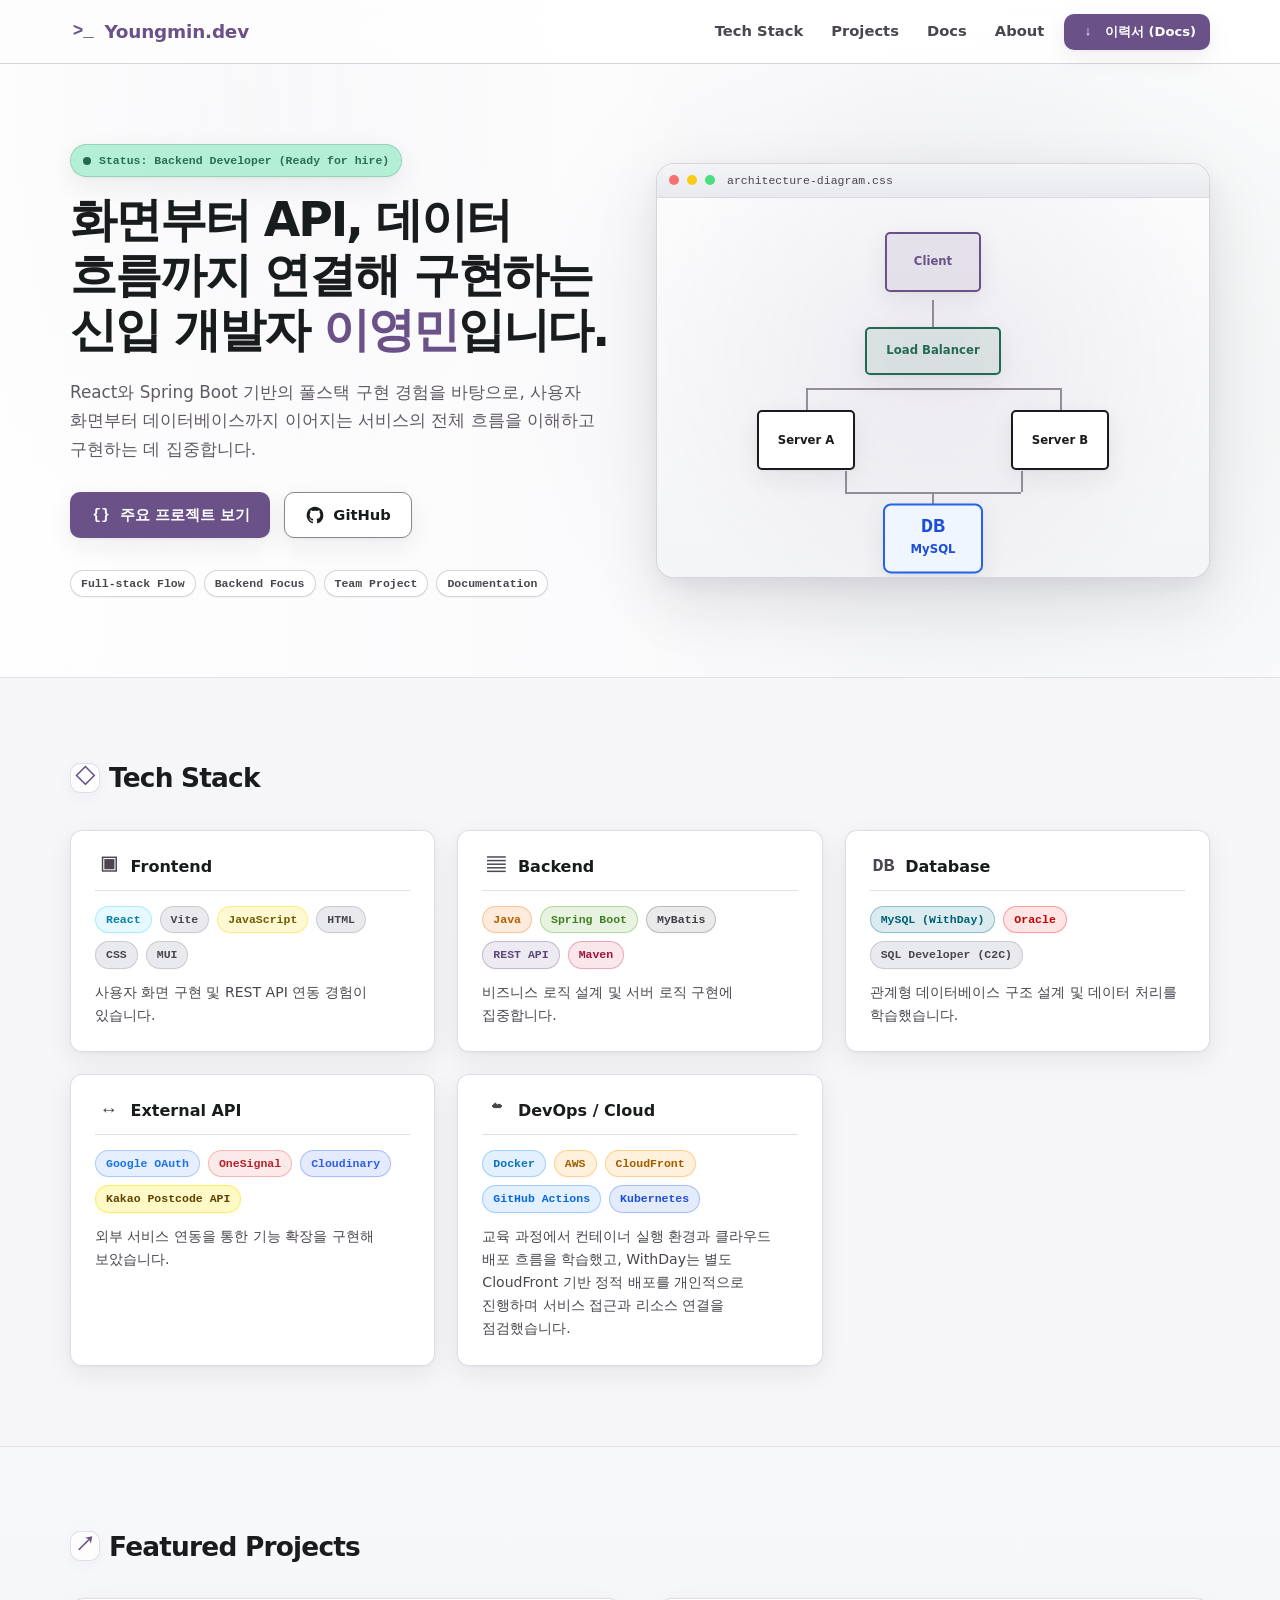
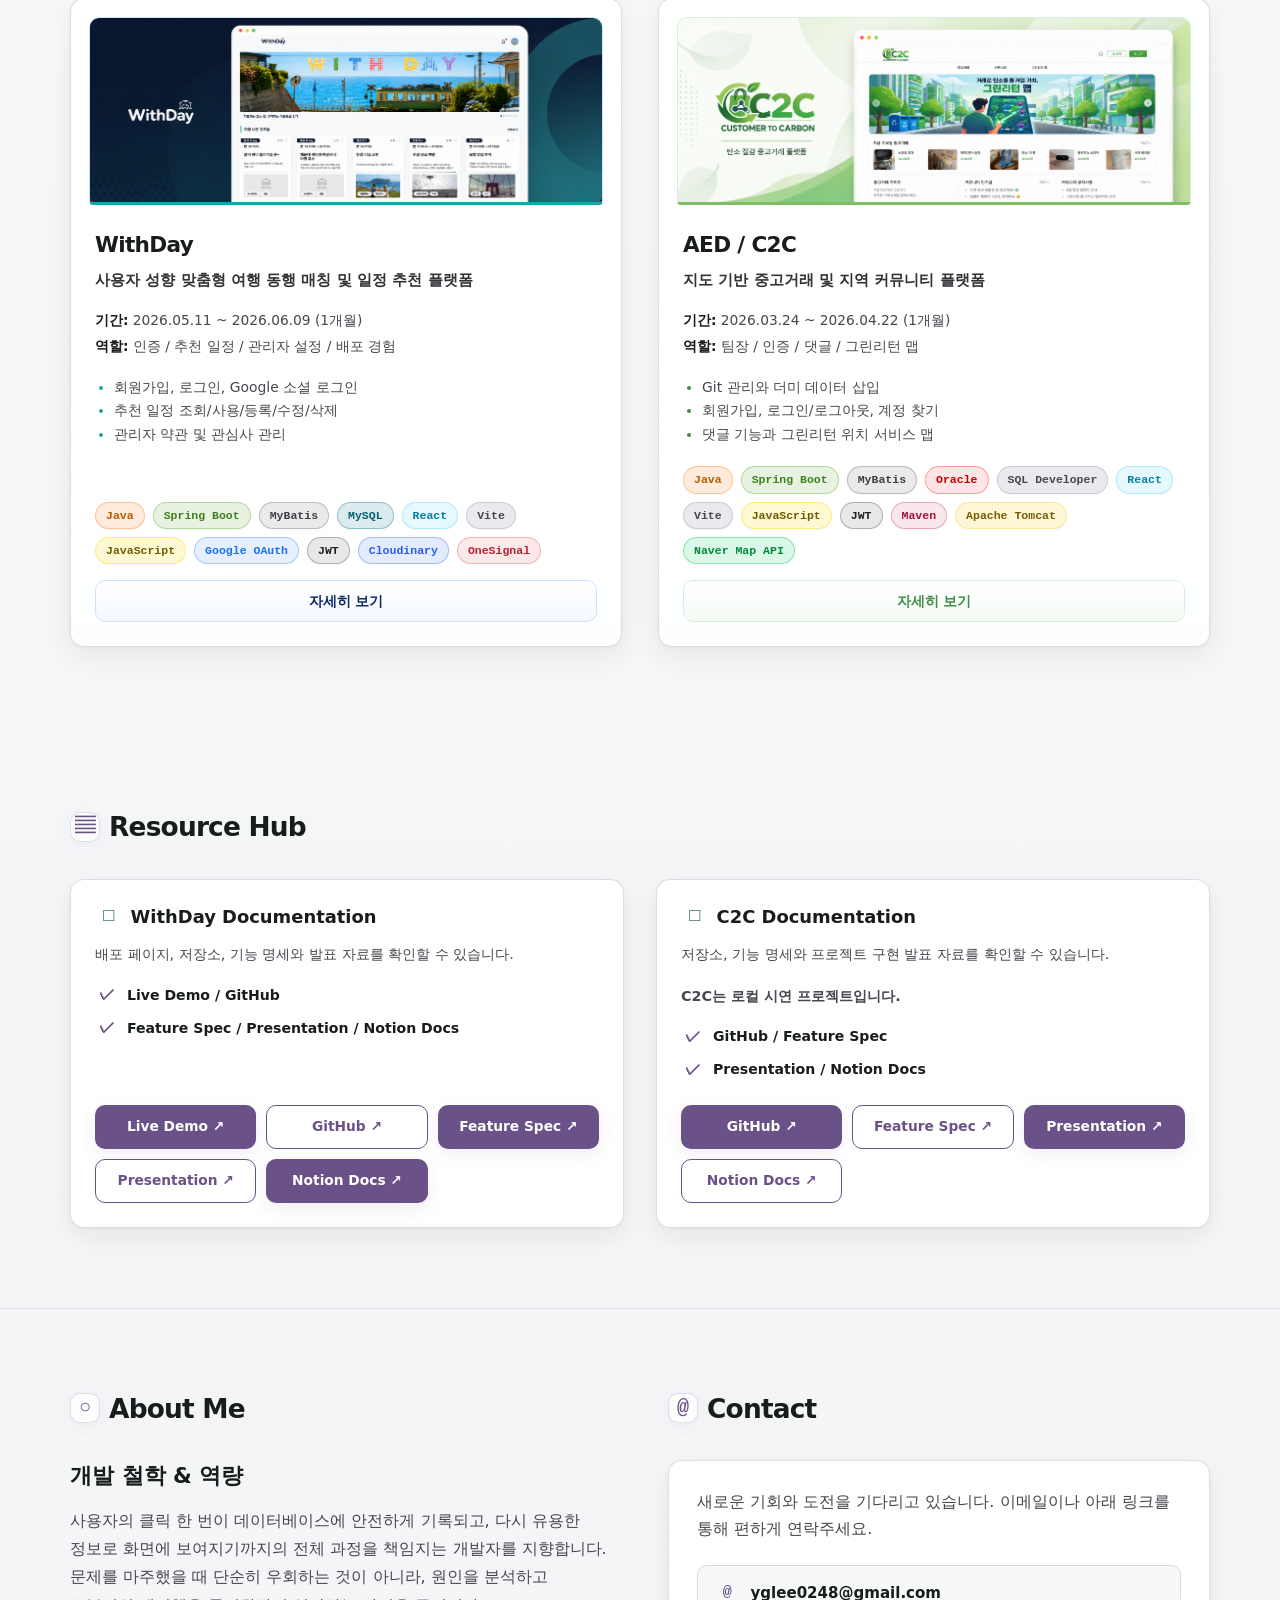
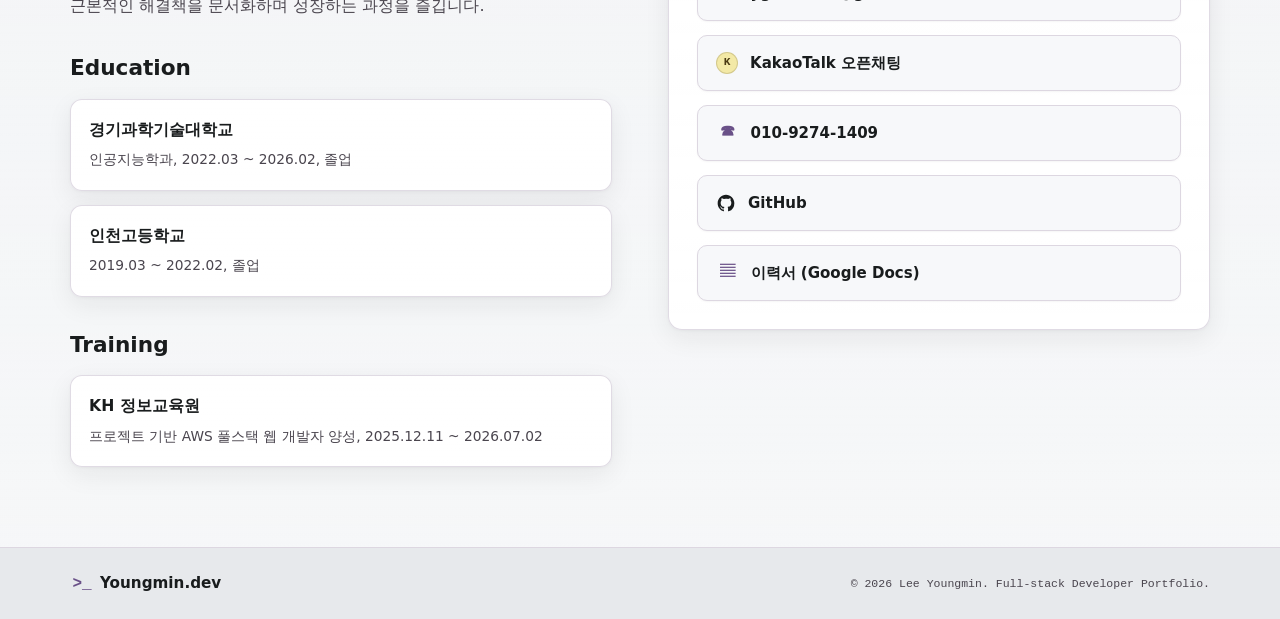
<file: index.html>
<!doctype html>
<html lang="ko">
  <head>
    <meta charset="UTF-8" />
    <meta name="viewport" content="width=device-width, initial-scale=1.0" />
    <title>Youngmin.dev - 신입 백엔드 개발자 포트폴리오</title>
    <link rel="stylesheet" href="style.css" />
  </head>
  <body>
    <header class="site-header" id="navbar">
      <nav class="nav-container" aria-label="주요 메뉴">
        <a class="brand" href="#home" aria-label="홈으로 이동">
          <span class="material-symbols-outlined" aria-hidden="true"
            >terminal</span
          >
          <span>Youngmin.dev</span>
        </a>

        <div class="nav-menu" id="nav-menu">
          <a class="nav-link" href="#tech-stack">Tech Stack</a>
          <a class="nav-link" href="#projects">Projects</a>
          <a class="nav-link" href="#docs">Docs</a>
          <a class="nav-link" href="#about">About</a>
          <a
            class="nav-resume mobile-only"
            href="https://docs.google.com/document/d/1RjBByKCjygeKMrUOcrJ07mDAri6SVy0w/edit"
            target="_blank"
            rel="noopener noreferrer"
          >
            <span class="material-symbols-outlined" aria-hidden="true"
              >download</span
            >
            이력서 (Docs)
          </a>
        </div>

        <div class="nav-actions">
          <a
            class="nav-resume desktop-only"
            href="https://drive.google.com/file/d/1pFpB2_dWwjZFq4-vSfpJyZpOELPOpzYm/view?usp=sharing"
            target="_blank"
            rel="noopener noreferrer"
          >
            <span class="material-symbols-outlined" aria-hidden="true"
              >download</span
            >
            이력서 (Docs)
          </a>
          <button
            class="menu-toggle"
            type="button"
            aria-label="메뉴 열기"
            aria-expanded="false"
            aria-controls="nav-menu"
          >
            <span
              class="material-symbols-outlined menu-open-icon"
              aria-hidden="true"
              >menu</span
            >
            <span
              class="material-symbols-outlined menu-close-icon"
              aria-hidden="true"
              >close</span
            >
          </button>
        </div>
      </nav>
    </header>

    <main>
      <section class="hero section-offset" id="home">
        <div class="container hero-grid">
          <div class="hero-copy">
            <p class="status-badge">
              <span class="pulse-dot" aria-hidden="true"></span>
              Status: Backend Developer (Ready for hire)
            </p>
            <h1>
              화면부터 API, 데이터 흐름까지 연결해 구현하는<br />
              신입 개발자 <span>이영민</span>입니다.
            </h1>
            <p class="hero-description">
              React와 Spring Boot 기반의 풀스택 구현 경험을 바탕으로, 사용자
              화면부터 데이터베이스까지 이어지는 서비스의 전체 흐름을 이해하고
              구현하는 데 집중합니다.
            </p>
            <div class="hero-actions">
              <a class="btn btn-primary" href="#projects">
                <span class="material-symbols-outlined" aria-hidden="true"
                  >code</span
                >
                주요 프로젝트 보기
              </a>
              <a
                class="btn btn-outline"
                href="https://github.com/yglee0248-cyber"
                target="_blank"
                rel="noopener noreferrer"
              >
                <svg aria-hidden="true" viewBox="0 0 24 24" focusable="false">
                  <path
                    fill="currentColor"
                    d="M12 2C6.48 2 2 6.58 2 12.25c0 4.53 2.87 8.37 6.84 9.73.5.1.68-.22.68-.49 0-.24-.01-.88-.01-1.72-2.78.62-3.37-1.37-3.37-1.37-.45-1.19-1.11-1.5-1.11-1.5-.91-.64.07-.63.07-.63 1 .07 1.53 1.06 1.53 1.06.89 1.57 2.34 1.12 2.91.86.09-.66.35-1.12.64-1.38-2.22-.26-4.56-1.14-4.56-5.07 0-1.12.39-2.04 1.03-2.75-.1-.26-.45-1.31.1-2.72 0 0 .84-.28 2.75 1.05A9.28 9.28 0 0 1 12 6.98c.85 0 1.7.12 2.5.35 1.91-1.33 2.75-1.05 2.75-1.05.55 1.41.2 2.46.1 2.72.64.71 1.03 1.63 1.03 2.75 0 3.94-2.34 4.8-4.57 5.06.36.32.68.94.68 1.9 0 1.37-.01 2.48-.01 2.82 0 .27.18.59.69.49A10.17 10.17 0 0 0 22 12.25C22 6.58 17.52 2 12 2Z"
                  />
                </svg>
                GitHub
              </a>
            </div>
            <div class="hero-tags" aria-label="핵심 키워드">
              <span class="tech-tag">Full-stack Flow</span>
              <span class="tech-tag">Backend Focus</span>
              <span class="tech-tag">Team Project</span>
              <span class="tech-tag">Documentation</span>
            </div>
          </div>

          <div class="hero-visual" aria-label="서비스 아키텍처 다이어그램">
            <div class="mockup-window">
              <div class="mockup-header">
                <span class="mockup-dot red"></span>
                <span class="mockup-dot yellow"></span>
                <span class="mockup-dot green"></span>
                <span class="mockup-title">architecture-diagram.css</span>
              </div>
              <div class="diagram">
                <div class="diagram-node client">Client</div>
                <div class="diagram-line line-client"></div>
                <div class="diagram-node balancer">Load Balancer</div>
                <div class="diagram-line line-servers"></div>
                <div class="diagram-line line-server-a"></div>
                <div class="diagram-line line-server-b"></div>
                <div class="diagram-node server server-a">Server A</div>
                <div class="diagram-node server server-b">Server B</div>
                <div class="diagram-line line-db-a"></div>
                <div class="diagram-line line-db-b"></div>
                <div class="diagram-line line-db-join"></div>
                <div class="diagram-line line-db-down"></div>
                <div class="diagram-node database">
                  <span class="material-symbols-outlined" aria-hidden="true"
                    >database</span
                  >
                  <span>MySQL</span>
                </div>
              </div>
            </div>
          </div>
        </div>
      </section>

      <section class="section section-muted" id="tech-stack">
        <div class="container">
          <div class="section-title">
            <span class="material-symbols-outlined" aria-hidden="true"
              >layers</span
            >
            <h2>Tech Stack</h2>
          </div>
          <div class="tech-grid">
            <article class="info-card">
              <h3>
                <span class="material-symbols-outlined" aria-hidden="true"
                  >web</span
                >Frontend
              </h3>
              <div class="tag-row">
                <span class="tech-tag is-react">React</span>
                <span class="tech-tag">Vite</span>
                <span class="tech-tag is-javascript">JavaScript</span>
                <span class="tech-tag">HTML</span>
                <span class="tech-tag">CSS</span>
                <span class="tech-tag">MUI</span>
              </div>
              <p>사용자 화면 구현 및 REST API 연동 경험이 있습니다.</p>
            </article>

            <article class="info-card">
              <h3>
                <span class="material-symbols-outlined" aria-hidden="true"
                  >dns</span
                >Backend
              </h3>
              <div class="tag-row">
                <span class="tech-tag is-java">Java</span>
                <span class="tech-tag is-spring">Spring Boot</span>
                <span class="tech-tag is-mybatis">MyBatis</span>
                <span class="tech-tag is-rest">REST API</span>
                <span class="tech-tag is-maven">Maven</span>
              </div>
              <p>비즈니스 로직 설계 및 서버 로직 구현에 집중합니다.</p>
            </article>

            <article class="info-card">
              <h3>
                <span class="material-symbols-outlined" aria-hidden="true"
                  >database</span
                >Database
              </h3>
              <div class="tag-row">
                <span class="tech-tag is-mysql">MySQL (WithDay)</span>
                <span class="tech-tag is-oracle">Oracle</span>
                <span class="tech-tag">SQL Developer (C2C)</span>
              </div>
              <p>
                관계형 데이터베이스 구조 설계 및 데이터 처리를 학습했습니다.
              </p>
            </article>

            <article class="info-card">
              <h3>
                <span class="material-symbols-outlined" aria-hidden="true"
                  >api</span
                >External API
              </h3>
              <div class="tag-row">
                <span class="tech-tag is-google">Google OAuth</span>
                <span class="tech-tag is-onesignal">OneSignal</span>
                <span class="tech-tag is-cloudinary">Cloudinary</span>
                <span class="tech-tag is-kakao">Kakao Postcode API</span>
              </div>
              <p>외부 서비스 연동을 통한 기능 확장을 구현해 보았습니다.</p>
            </article>

            <article class="info-card">
              <h3>
                <span class="material-symbols-outlined" aria-hidden="true"
                  >cloud</span
                >DevOps / Cloud
              </h3>
              <div class="tag-row">
                <span class="tech-tag is-docker">Docker</span>
                <span class="tech-tag is-aws">AWS</span>
                <span class="tech-tag is-cloudfront">CloudFront</span>
                <span class="tech-tag is-github-actions">GitHub Actions</span>
                <span class="tech-tag is-kubernetes">Kubernetes</span>
              </div>
              <p>
                교육 과정에서 컨테이너 실행 환경과 클라우드 배포 흐름을 학습했고,
                WithDay는 별도 CloudFront 기반 정적 배포를 개인적으로 진행하며 서비스 접근과 리소스 연결을 점검했습니다.
              </p>
            </article>
          </div>
        </div>
      </section>

      <section class="section" id="projects">
        <div class="container">
          <div class="section-title">
            <span class="material-symbols-outlined" aria-hidden="true"
              >rocket_launch</span
            >
            <h2>Featured Projects</h2>
          </div>
          <div class="project-grid">
            <article class="project-card project-card--withday">
              <div class="project-visual withday-visual project-card-image">
                <img
                  src="assets/projects/withday-featured-home.png"
                  alt="WithDay 서비스 홈 화면"
                  loading="lazy"
                />
              </div>
              <div class="project-body">
                <h3>WithDay</h3>
                <p class="project-summary">
                  사용자 성향 맞춤형 여행 동행 매칭 및 일정 추천 플랫폼
                </p>
                <div class="project-meta">
                  <p><strong>기간:</strong> 2026.05.11 ~ 2026.06.09 (1개월)</p>
                  <p>
                    <strong>역할:</strong> 인증 / 추천 일정 / 관리자 설정 / 배포 경험
                  </p>
                </div>
                <ul class="project-list">
                  <li>회원가입, 로그인, Google 소셜 로그인</li>
                  <li>추천 일정 조회/사용/등록/수정/삭제</li>
                  <li>관리자 약관 및 관심사 관리</li>
                </ul>
                <div class="project-footer">
                  <div class="tag-row">
                    <span class="tech-tag is-java">Java</span>
                    <span class="tech-tag is-spring">Spring Boot</span>
                    <span class="tech-tag is-mybatis">MyBatis</span>
                    <span class="tech-tag is-mysql">MySQL</span>
                    <span class="tech-tag is-react">React</span>
                    <span class="tech-tag">Vite</span>
                    <span class="tech-tag is-javascript">JavaScript</span>
                    <span class="tech-tag is-google">Google OAuth</span>
                    <span class="tech-tag is-jwt">JWT</span>
                    <span class="tech-tag is-cloudinary">Cloudinary</span>
                    <span class="tech-tag is-onesignal">OneSignal</span>
                  </div>
                  <button
                    class="detail-btn"
                    type="button"
                    data-project="withday"
                  >
                    자세히 보기
                  </button>
                </div>
              </div>
            </article>

            <article class="project-card project-card--c2c">
              <div class="project-visual c2c-visual project-card-image">
                <img
                  src="assets/projects/c2c-featured-main.png"
                  alt="AED / C2C 서비스 메인 화면"
                  loading="lazy"
                />
              </div>
              <div class="project-body">
                <h3>AED / C2C</h3>
                <p class="project-summary">
                  지도 기반 중고거래 및 지역 커뮤니티 플랫폼
                </p>
                <div class="project-meta">
                  <p><strong>기간:</strong> 2026.03.24 ~ 2026.04.22 (1개월)</p>
                  <p>
                    <strong>역할:</strong> 팀장 / 인증 / 댓글 / 그린리턴 맵
                  </p>
                </div>
                <ul class="project-list">
                  <li>Git 관리와 더미 데이터 삽입</li>
                  <li>회원가입, 로그인/로그아웃, 계정 찾기</li>
                  <li>댓글 기능과 그린리턴 위치 서비스 맵</li>
                </ul>
                <div class="project-footer">
                  <div class="tag-row">
                    <span class="tech-tag is-java">Java</span>
                    <span class="tech-tag is-spring">Spring Boot</span>
                    <span class="tech-tag is-mybatis">MyBatis</span>
                    <span class="tech-tag is-oracle">Oracle</span>
                    <span class="tech-tag">SQL Developer</span>
                    <span class="tech-tag is-react">React</span>
                    <span class="tech-tag">Vite</span>
                    <span class="tech-tag is-javascript">JavaScript</span>
                    <span class="tech-tag is-jwt">JWT</span>
                    <span class="tech-tag is-maven">Maven</span>
                    <span class="tech-tag is-tomcat">Apache Tomcat</span>
                    <span class="tech-tag is-naver">Naver Map API</span>
                  </div>
                  <button class="detail-btn" type="button" data-project="c2c">
                    자세히 보기
                  </button>
                </div>
              </div>
            </article>
          </div>
        </div>
      </section>

      <section class="section" id="docs">
        <div class="container">
          <div class="section-title">
            <span class="material-symbols-outlined" aria-hidden="true"
              >menu_book</span
            >
            <h2>Resource Hub</h2>
          </div>
          <div class="docs-grid">
            <article class="doc-card">
              <h3>
                <span class="material-symbols-outlined" aria-hidden="true"
                  >folder</span
                >WithDay Documentation
              </h3>
              <p>배포 페이지, 저장소, 기능 명세와 발표 자료를 확인할 수 있습니다.</p>
              <ul class="check-list">
                <li>
                  <span class="material-symbols-outlined" aria-hidden="true"
                    >check</span
                  >Live Demo / GitHub
                </li>
                <li>
                  <span class="material-symbols-outlined" aria-hidden="true"
                    >check</span
                  >Feature Spec / Presentation / Notion Docs
                </li>
              </ul>
              <div class="resource-actions">
                <a
                  class="doc-link"
                  href="https://withday-mib.vercel.app/"
                  target="_blank"
                  rel="noopener noreferrer"
                  >Live Demo ↗</a
                >
                <a
                  class="doc-link doc-link-outline"
                  href="https://github.com/yglee0248-cyber/WithDay"
                  target="_blank"
                  rel="noopener noreferrer"
                  >GitHub ↗</a
                >
                <a
                  class="doc-link"
                  href="https://docs.google.com/spreadsheets/d/1gHZzTnMbfF4JPdEuKA3et183TiX5Hg-GC99oTOoOmgc/edit?usp=sharing"
                  target="_blank"
                  rel="noopener noreferrer"
                  >Feature Spec ↗</a
                >
                <a
                  class="doc-link doc-link-outline"
                  href="https://drive.google.com/file/d/1vTlRwhSUPDwK-NX4IWmFJkmoaKs35Ed3/view?usp=sharing"
                  target="_blank"
                  rel="noopener noreferrer"
                  >Presentation ↗</a
                >
                <a
                  class="doc-link"
                  href="https://www.notion.so/0897fc771d5b8208a4ba81a0238853d8"
                  target="_blank"
                  rel="noopener noreferrer"
                  >Notion Docs ↗</a
                >
              </div>
            </article>

            <article class="doc-card">
              <h3>
                <span class="material-symbols-outlined" aria-hidden="true"
                  >folder</span
                >C2C Documentation
              </h3>
              <p>저장소, 기능 명세와 프로젝트 구현 발표 자료를 확인할 수 있습니다.</p>
              <p class="resource-note">C2C는 로컬 시연 프로젝트입니다.</p>
              <ul class="check-list">
                <li>
                  <span class="material-symbols-outlined" aria-hidden="true"
                    >check</span
                  >GitHub / Feature Spec
                </li>
                <li>
                  <span class="material-symbols-outlined" aria-hidden="true"
                    >check</span
                  >Presentation / Notion Docs
                </li>
              </ul>
              <div class="resource-actions">
                <a
                  class="doc-link"
                  href="https://github.com/yglee0248-cyber/C2C"
                  target="_blank"
                  rel="noopener noreferrer"
                  >GitHub ↗</a
                >
                <a
                  class="doc-link doc-link-outline"
                  href="https://docs.google.com/spreadsheets/d/15iBtpN3AsqXZT8KPAhWw4pJlF53TPtDDmZrLUsf9G30/edit?usp=sharing"
                  target="_blank"
                  rel="noopener noreferrer"
                  >Feature Spec ↗</a
                >
                <a
                  class="doc-link"
                  href="https://drive.google.com/file/d/1t0vJfKGYugwYPx0csB0ddk8CUaOWbIWk/view?usp=sharing"
                  target="_blank"
                  rel="noopener noreferrer"
                  >Presentation ↗</a
                >
                <a
                  class="doc-link doc-link-outline"
                  href="https://www.notion.so/C2C-Customer-to-Carbon-3507fc771d5b8015a3f5ed06e27c58e8"
                  target="_blank"
                  rel="noopener noreferrer"
                  >Notion Docs ↗</a
                >
              </div>
            </article>
          </div>
        </div>
      </section>

      <section class="section section-muted about-section" id="about">
        <div class="container about-grid">
          <div>
            <div class="section-title">
              <span class="material-symbols-outlined" aria-hidden="true"
                >person</span
              >
              <h2>About Me</h2>
            </div>
            <div class="about-stack">
              <div>
                <h3>개발 철학 &amp; 역량</h3>
                <p>
                  사용자의 클릭 한 번이 데이터베이스에 안전하게 기록되고, 다시
                  유용한 정보로 화면에 보여지기까지의 전체 과정을 책임지는
                  개발자를 지향합니다. 문제를 마주했을 때 단순히 우회하는 것이
                  아니라, 원인을 분석하고 근본적인 해결책을 문서화하며 성장하는
                  과정을 즐깁니다.
                </p>
              </div>
              <div>
                <h3>Education</h3>
                <div class="education-list">
                  <article class="education-card">
                    <h4>경기과학기술대학교</h4>
                    <p>인공지능학과, 2022.03 ~ 2026.02, 졸업</p>
                  </article>
                  <article class="education-card">
                    <h4>인천고등학교</h4>
                    <p>2019.03 ~ 2022.02, 졸업</p>
                  </article>
                </div>
              </div>
              <div>
                <h3>Training</h3>
                <div class="education-list">
                  <article class="education-card">
                    <h4>KH 정보교육원</h4>
                    <p>
                      프로젝트 기반 AWS 풀스택 웹 개발자 양성,
                      2025.12.11 ~ 2026.07.02
                    </p>
                  </article>
                </div>
              </div>
            </div>
          </div>

          <div>
            <div class="section-title">
              <span class="material-symbols-outlined" aria-hidden="true"
                >connect_without_contact</span
              >
              <h2>Contact</h2>
            </div>
            <div class="contact-card">
              <p>
                새로운 기회와 도전을 기다리고 있습니다. 이메일이나 아래 링크를
                통해 편하게 연락주세요.
              </p>
              <div class="contact-links">
                <a href="mailto:yglee0248@gmail.com">
                  <span class="material-symbols-outlined" aria-hidden="true"
                    >mail</span
                  >
                  yglee0248@gmail.com
                </a>
                <a
                  class="kakao-link"
                  href="https://open.kakao.com/o/sNeQqezi"
                  target="_blank"
                  rel="noopener noreferrer"
                >
                  <span class="kakao-icon" aria-hidden="true">K</span>
                  KakaoTalk 오픈채팅
                </a>
                <a href="tel:01092741409">
                  <span class="material-symbols-outlined" aria-hidden="true"
                    >phone</span
                  >
                  010-9274-1409
                </a>
                <a
                  href="https://github.com/yglee0248-cyber"
                  target="_blank"
                  rel="noopener noreferrer"
                >
                  <svg aria-hidden="true" viewBox="0 0 24 24" focusable="false">
                    <path
                      fill="currentColor"
                      d="M12 2C6.48 2 2 6.58 2 12.25c0 4.53 2.87 8.37 6.84 9.73.5.1.68-.22.68-.49 0-.24-.01-.88-.01-1.72-2.78.62-3.37-1.37-3.37-1.37-.45-1.19-1.11-1.5-1.11-1.5-.91-.64.07-.63.07-.63 1 .07 1.53 1.06 1.53 1.06.89 1.57 2.34 1.12 2.91.86.09-.66.35-1.12.64-1.38-2.22-.26-4.56-1.14-4.56-5.07 0-1.12.39-2.04 1.03-2.75-.1-.26-.45-1.31.1-2.72 0 0 .84-.28 2.75 1.05A9.28 9.28 0 0 1 12 6.98c.85 0 1.7.12 2.5.35 1.91-1.33 2.75-1.05 2.75-1.05.55 1.41.2 2.46.1 2.72.64.71 1.03 1.63 1.03 2.75 0 3.94-2.34 4.8-4.57 5.06.36.32.68.94.68 1.9 0 1.37-.01 2.48-.01 2.82 0 .27.18.59.69.49A10.17 10.17 0 0 0 22 12.25C22 6.58 17.52 2 12 2Z"
                    />
                  </svg>
                  GitHub
                </a>
                <a
                  href="https://drive.google.com/file/d/1pFpB2_dWwjZFq4-vSfpJyZpOELPOpzYm/view?usp=sharing"
                  target="_blank"
                  rel="noopener noreferrer"
                >
                  <span class="material-symbols-outlined" aria-hidden="true"
                    >description</span
                  >
                  이력서 (Google Docs)
                </a>
              </div>
            </div>
          </div>
        </div>
      </section>
    </main>

    <footer class="site-footer">
      <div class="container footer-inner">
        <div class="footer-brand">
          <span class="material-symbols-outlined" aria-hidden="true"
            >terminal</span
          >
          Youngmin.dev
        </div>
        <p>© 2026 Lee Youngmin. Full-stack Developer Portfolio.</p>
      </div>
    </footer>

    <div id="modal-container"></div>
    <script src="script.js"></script>
  </body>
</html>
</file>
<file: style.css>
:root {
  --surface: #f8f9fa;
  --surface-container-lowest: #ffffff;
  --surface-container: #edeeef;
  --surface-container-highest: #e1e3e4;
  --on-surface: #191c1d;
  --on-surface-variant: #4a454e;
  --outline: #7b757f;
  --outline-variant: #ccc4cf;
  --primary: #6a5188;
  --primary-container: #8369a3;
  --on-primary: #ffffff;
  --secondary: #246a52;
  --secondary-container: #a8eecf;
  --on-secondary-container: #296e56;
  --error: #ba1a1a;
  --max-width: 1140px;
  --gutter: 24px;
  --section-padding: 80px;
  --card-radius: 8px;
  --shadow-soft: 0 4px 18px rgba(25, 28, 29, 0.06), 0 1px 3px rgba(25, 28, 29, 0.05);
  --shadow-hover: 0 12px 30px rgba(106, 81, 136, 0.14);
  --nav-height: 64px;
}

* {
  box-sizing: border-box;
}

html {
  scroll-behavior: smooth;
}

body {
  margin: 0;
  min-width: 320px;
  background: var(--surface);
  color: var(--on-surface);
  font-family: "Pretendard Variable", Pretendard, -apple-system, BlinkMacSystemFont, system-ui, Roboto, "Helvetica Neue", "Segoe UI", "Apple SD Gothic Neo", "Noto Sans KR", "Malgun Gothic", sans-serif;
  line-height: 1.5;
  word-break: keep-all;
  overflow-wrap: break-word;
  text-rendering: optimizeLegibility;
}

body.no-scroll {
  overflow: hidden;
}

a {
  color: inherit;
  text-decoration: none;
}

button {
  border: 0;
  font: inherit;
}

svg {
  width: 20px;
  height: 20px;
  flex: 0 0 auto;
}

.material-symbols-outlined {
  width: 1.5em;
  min-width: 1.5em;
  font-family: "JetBrains Mono", ui-monospace, SFMono-Regular, Consolas, monospace;
  font-weight: 800;
  font-style: normal;
  font-size: 1em;
  line-height: 1;
  letter-spacing: 0;
  display: inline-flex;
  align-items: center;
  justify-content: center;
  white-space: nowrap;
  color: currentColor;
  text-transform: none;
}

.material-symbols-outlined.icon-ready {
  font-size: 1em;
}

.container {
  width: min(100% - 40px, var(--max-width));
  margin: 0 auto;
}

.site-header {
  position: fixed;
  inset: 0 0 auto 0;
  z-index: 50;
  height: var(--nav-height);
  background: rgba(248, 249, 250, 0.9);
  border-bottom: 1px solid var(--surface-container-highest);
  backdrop-filter: blur(12px);
  transition: box-shadow 180ms ease, background 180ms ease;
}

.site-header.nav-scrolled {
  background: rgba(255, 255, 255, 0.94);
  box-shadow: 0 6px 20px rgba(25, 28, 29, 0.06);
}

.nav-container {
  width: min(100% - 48px, var(--max-width));
  height: 100%;
  margin: 0 auto;
  display: flex;
  align-items: center;
  justify-content: space-between;
  gap: 20px;
}

.brand,
.nav-resume,
.nav-link,
.menu-toggle,
.btn,
.detail-btn,
.doc-link,
.contact-links a {
  transition: color 180ms ease, border-color 180ms ease, background 180ms ease, box-shadow 180ms ease, transform 180ms ease;
}

.brand {
  display: inline-flex;
  align-items: center;
  gap: 8px;
  color: var(--primary);
  font-size: 1.15rem;
  font-weight: 800;
  white-space: nowrap;
}

.brand .material-symbols-outlined {
  font-size: 1.1rem;
}

.nav-menu {
  display: flex;
  align-items: center;
  gap: 28px;
  margin-left: auto;
}

.nav-link {
  position: relative;
  display: inline-flex;
  align-items: center;
  height: var(--nav-height);
  color: var(--on-surface-variant);
  font-size: 0.92rem;
  font-weight: 600;
  white-space: nowrap;
}

.nav-link::after {
  content: "";
  position: absolute;
  left: 0;
  right: 0;
  bottom: 14px;
  height: 2px;
  background: var(--primary);
  border-radius: 999px;
  transform: scaleX(0);
  transform-origin: center;
  transition: transform 180ms ease;
}

.nav-link:hover,
.nav-link.active {
  color: var(--primary);
}

.nav-link.active::after {
  transform: scaleX(1);
}

.nav-actions {
  display: flex;
  align-items: center;
  gap: 12px;
}

.nav-resume {
  display: inline-flex;
  align-items: center;
  justify-content: center;
  gap: 7px;
  min-height: 36px;
  padding: 0 14px;
  border-radius: 6px;
  background: var(--primary);
  color: var(--on-primary);
  font-size: 0.82rem;
  font-weight: 700;
  box-shadow: var(--shadow-soft);
}

.nav-resume:hover {
  background: #5e477c;
  transform: translateY(-1px);
}


.mobile-only,
.menu-toggle {
  display: none;
}

.menu-toggle {
  width: 42px;
  height: 42px;
  align-items: center;
  justify-content: center;
  border-radius: 8px;
  background: transparent;
  color: var(--on-surface);
  cursor: pointer;
}

.menu-toggle:hover {
  background: var(--surface-container-highest);
}

.menu-close-icon {
  display: none;
}

.menu-toggle.is-open .menu-open-icon {
  display: none;
}

.menu-toggle.is-open .menu-close-icon {
  display: inline-flex;
}

main {
  padding-top: var(--nav-height);
}

.section,
.hero {
  scroll-margin-top: calc(var(--nav-height) + 12px);
}

.hero {
  padding: var(--section-padding) 0;
}

.hero-grid {
  display: grid;
  grid-template-columns: minmax(0, 1fr) minmax(360px, 1fr);
  align-items: center;
  gap: 32px;
}

.hero-copy {
  display: flex;
  flex-direction: column;
  align-items: flex-start;
}

.status-badge {
  display: inline-flex;
  align-items: center;
  gap: 8px;
  margin: 0 0 16px;
  padding: 7px 12px;
  border: 1px solid rgba(36, 106, 82, 0.18);
  border-radius: 6px;
  background: var(--secondary-container);
  color: var(--on-secondary-container);
  box-shadow: var(--shadow-soft);
  font-family: "JetBrains Mono", monospace;
  font-size: 0.72rem;
  font-weight: 600;
  letter-spacing: 0;
}

.pulse-dot {
  width: 8px;
  height: 8px;
  border-radius: 50%;
  background: var(--secondary);
  animation: pulse 1.6s ease-in-out infinite;
}

@keyframes pulse {
  0%,
  100% {
    opacity: 1;
    transform: scale(1);
  }
  50% {
    opacity: 0.5;
    transform: scale(1.25);
  }
}

.hero h1 {
  margin: 0;
  max-width: 680px;
  color: var(--on-surface);
  font-size: clamp(2.2rem, 3.75vw, 2.95rem);
  font-weight: 800;
  line-height: 1.16;
  letter-spacing: 0;
}

.hero h1 span {
  color: var(--primary);
}

.hero-description {
  max-width: 650px;
  margin: 20px 0 0;
  color: var(--on-surface-variant);
  font-size: 1.05rem;
  line-height: 1.72;
}

.hero-actions {
  display: flex;
  flex-wrap: wrap;
  gap: 14px;
  margin-top: 28px;
}

.btn {
  display: inline-flex;
  align-items: center;
  justify-content: center;
  gap: 8px;
  min-height: 46px;
  padding: 0 20px;
  border-radius: 6px;
  font-size: 0.92rem;
  font-weight: 700;
  box-shadow: var(--shadow-soft);
}

.btn:hover {
  transform: translateY(-2px);
  box-shadow: var(--shadow-hover);
}

.btn-primary {
  background: var(--primary);
  color: var(--on-primary);
}

.btn-primary:hover {
  background: #5e477c;
}

.btn-outline {
  border: 1px solid var(--outline);
  background: var(--surface-container-lowest);
  color: var(--on-surface);
}

.btn-outline:hover {
  background: var(--surface-container);
}

.is-disabled {
  cursor: not-allowed;
}

.hero-tags,
.tag-row {
  display: flex;
  flex-wrap: wrap;
  gap: 8px;
}

.hero-tags {
  margin-top: 32px;
}

.tech-tag {
  display: inline-flex;
  align-items: center;
  min-height: 24px;
  padding: 4px 10px;
  border: 1px solid var(--outline-variant);
  border-radius: 999px;
  background: var(--surface-container-highest);
  color: var(--on-surface-variant);
  box-shadow: 0 1px 2px rgba(25, 28, 29, 0.04);
  font-family: "JetBrains Mono", monospace;
  font-size: 0.72rem;
  font-weight: 600;
  letter-spacing: 0;
  white-space: nowrap;
}

.hero-visual {
  min-width: 0;
}

.mockup-window {
  width: 100%;
  aspect-ratio: 4 / 3;
  min-height: 360px;
  overflow: hidden;
  border: 1px solid var(--outline-variant);
  border-radius: 8px;
  background: var(--surface-container-lowest);
  box-shadow: var(--shadow-soft);
  display: flex;
  flex-direction: column;
}

.mockup-header {
  display: flex;
  align-items: center;
  gap: 8px;
  flex: 0 0 34px;
  padding: 0 12px;
  border-bottom: 1px solid var(--outline-variant);
  background: var(--surface-container-highest);
}

.mockup-dot {
  width: 10px;
  height: 10px;
  border-radius: 50%;
}

.mockup-dot.red {
  background: #f87171;
}

.mockup-dot.yellow {
  background: #facc15;
}

.mockup-dot.green {
  background: #4ade80;
}

.mockup-title {
  margin-left: 4px;
  color: var(--on-surface-variant);
  font-family: "JetBrains Mono", monospace;
  font-size: 0.72rem;
  font-weight: 500;
}

.diagram {
  position: relative;
  flex: 1;
  min-height: 0;
  background: var(--surface);
}

.diagram-node {
  position: absolute;
  z-index: 2;
  display: flex;
  align-items: center;
  justify-content: center;
  border-radius: 5px;
  box-shadow: var(--shadow-soft);
  font-size: 0.73rem;
  font-weight: 800;
}

.diagram-node.client {
  top: 9%;
  left: 50%;
  width: 96px;
  height: 60px;
  transform: translateX(-50%);
  border: 2px solid var(--primary);
  background: rgba(106, 81, 136, 0.1);
  color: var(--primary);
}

.diagram-node.balancer {
  top: 34%;
  left: 50%;
  width: 136px;
  height: 48px;
  transform: translateX(-50%);
  border: 2px solid var(--secondary);
  background: rgba(36, 106, 82, 0.1);
  color: var(--secondary);
}

.diagram-node.server {
  top: 56%;
  width: 98px;
  height: 60px;
  border: 2px solid var(--on-surface);
  background: var(--surface-container-lowest);
  color: var(--on-surface);
}

.diagram-node.server-a {
  left: 27%;
  transform: translateX(-50%);
}

.diagram-node.server-b {
  left: 73%;
  transform: translateX(-50%);
}

.diagram-node.database {
  top: 82%;
  left: 50%;
  width: 100px;
  height: 70px;
  transform: translate(-50%, -8%);
  flex-direction: column;
  gap: 4px;
  border: 2px solid #2563eb;
  border-radius: 8px;
  background: #eff6ff;
  color: #1d4ed8;
}

.diagram-node.database .material-symbols-outlined {
  font-size: 1.25rem;
}

.diagram-line {
  position: absolute;
  z-index: 1;
  background: var(--outline);
  opacity: 0.9;
}

.line-client {
  top: 27%;
  left: 50%;
  width: 2px;
  height: 7.5%;
  transform: translateX(-50%);
}

.line-servers {
  top: 50%;
  left: 27%;
  width: 46%;
  height: 2px;
}

.line-server-a,
.line-server-b {
  top: 50%;
  width: 2px;
  height: 6.5%;
}

.line-server-a {
  left: 27%;
}

.line-server-b {
  left: 73%;
}

.line-db-a,
.line-db-b {
  top: 72%;
  width: 2px;
  height: 5.5%;
}

.line-db-a {
  left: 34%;
}

.line-db-b {
  left: 66%;
}

.line-db-join {
  top: 77.5%;
  left: 34%;
  width: 32%;
  height: 2px;
}

.line-db-down {
  top: 77.5%;
  left: 50%;
  width: 2px;
  height: 6%;
  transform: translateX(-50%);
}

.section {
  padding: var(--section-padding) 0;
}

.section-muted {
  background: var(--surface);
  border-top: 1px solid var(--outline-variant);
  border-bottom: 1px solid var(--outline-variant);
}

.section-title {
  display: flex;
  align-items: center;
  gap: 9px;
  margin-bottom: 32px;
}

.section-title .material-symbols-outlined {
  color: var(--primary);
  font-size: 1.65rem;
}

.section-title h2 {
  margin: 0;
  color: var(--on-surface);
  font-size: 1.65rem;
  font-weight: 800;
  letter-spacing: 0;
}

.tech-grid,
.docs-grid {
  display: grid;
  grid-template-columns: repeat(3, minmax(0, 1fr));
  gap: 22px;
}

.info-card,
.project-card,
.doc-card,
.education-card,
.contact-card,
.trouble-detail {
  border: 1px solid var(--outline-variant);
  border-radius: var(--card-radius);
  background: var(--surface-container-lowest);
  box-shadow: var(--shadow-soft);
}

.info-card,
.doc-card,
.education-card {
  padding: 24px;
}

.info-card {
  min-height: 170px;
}


.info-card h3,
.doc-card h3 {
  display: flex;
  align-items: center;
  gap: 8px;
  margin: 0 0 15px;
  padding-bottom: 11px;
  border-bottom: 1px solid var(--outline-variant);
  color: var(--on-surface);
  font-size: 1rem;
  font-weight: 800;
}

.info-card h3 .material-symbols-outlined,
.doc-card h3 .material-symbols-outlined {
  color: var(--on-surface-variant);
  font-size: 1.15rem;
}

.info-card p,
.doc-card p,
.project-summary,
.project-meta,
.project-list,
.about-stack p,
.education-card p,
.contact-card p {
  color: var(--on-surface-variant);
}

.info-card p {
  margin: 12px 0 0;
  font-size: 0.88rem;
  line-height: 1.65;
}

.project-grid {
  display: grid;
  grid-template-columns: repeat(2, minmax(0, 1fr));
  gap: 32px;
}

.project-card {
  overflow: hidden;
  display: flex;
  min-height: 520px;
  flex-direction: column;
}

.project-card:hover {
  border-color: var(--primary);
  box-shadow: var(--shadow-hover);
  transform: translateY(-3px);
}

.project-card--withday,
.project-theme--withday {
  --project-primary: #0f2a5f;
  --project-secondary: #1aa6a6;
  --project-soft: #f4f8ff;
  --project-border: #cfe0ff;
  --project-shadow: rgba(15, 42, 95, 0.12);
}

.project-card--c2c,
.project-theme--c2c {
  --project-primary: #3f8f45;
  --project-secondary: #7fbe63;
  --project-soft: #f4fbf5;
  --project-border: #d7efd8;
  --project-shadow: rgba(63, 143, 69, 0.12);
}

.project-card--withday,
.project-card--c2c {
  border-color: var(--project-border);
}

.project-card--withday:hover,
.project-card--c2c:hover {
  border-color: var(--project-secondary);
  box-shadow: var(--shadow-hover), 0 16px 34px var(--project-shadow);
}

.project-visual {
  position: relative;
  height: 180px;
  margin: 18px 18px 0;
  overflow: hidden;
  border-radius: 6px 6px 0 0;
  border: 1px solid rgba(255, 255, 255, 0.08);
  background-color: #050808;
}

.project-visual::before,
.project-visual::after {
  content: "";
  position: absolute;
  pointer-events: none;
}

.withday-visual {
  background:
    linear-gradient(155deg, rgba(10, 35, 31, 0.9), rgba(3, 8, 7, 1) 54%),
    #050808;
}

.withday-visual::before {
  left: -10%;
  bottom: -34%;
  width: 75%;
  height: 58%;
  border-radius: 50%;
  border-top: 2px solid rgba(117, 247, 252, 0.65);
  box-shadow: 0 -20px 36px rgba(90, 245, 255, 0.35);
  transform: rotate(-5deg);
}

.withday-visual::after {
  left: 0;
  bottom: 0;
  width: 55%;
  height: 18%;
  background: linear-gradient(90deg, rgba(87, 236, 245, 0.8), rgba(87, 236, 245, 0));
  filter: blur(8px);
}

.c2c-visual {
  background:
    radial-gradient(circle at 72% 48%, rgba(54, 214, 238, 0.55), transparent 22%),
    linear-gradient(180deg, rgba(14, 30, 32, 0.35), rgba(1, 4, 5, 1)),
    #030606;
}

.c2c-visual::before {
  right: 17%;
  top: 16%;
  width: 32%;
  height: 96%;
  border: 1px solid rgba(90, 232, 250, 0.72);
  border-radius: 50% 50% 44% 44%;
  box-shadow: inset 0 0 22px rgba(90, 232, 250, 0.42), 0 0 24px rgba(90, 232, 250, 0.28);
  transform: rotate(-10deg);
}

.c2c-visual::after {
  right: 20%;
  top: 17%;
  width: 25%;
  height: 88%;
  background-image:
    linear-gradient(rgba(90, 232, 250, 0.42) 1px, transparent 1px),
    linear-gradient(90deg, rgba(90, 232, 250, 0.32) 1px, transparent 1px);
  background-size: 12px 12px;
  border-radius: 50%;
  opacity: 0.55;
  transform: rotate(-10deg);
}

.project-card-image,
.project-modal-image {
  background: var(--surface-container-highest);
}

.project-card-image::before,
.project-card-image::after,
.project-modal-image::before,
.project-modal-image::after {
  display: none;
}

.project-card-image img,
.project-modal-image img {
  display: block;
  width: 100%;
  height: 100%;
}

.project-card-image img {
  object-fit: cover;
  object-position: center top;
}

.project-card--withday .project-card-image,
.project-card--c2c .project-card-image {
  border-color: var(--project-border);
  border-bottom: 3px solid var(--project-secondary);
  background: var(--project-soft);
}

.project-modal-image {
  display: flex;
  align-items: center;
  justify-content: center;
  padding: 18px;
}

.project-modal-image img {
  object-fit: contain;
  border-radius: 8px;
  background: var(--surface-container-lowest);
}

.project-theme--withday .project-modal-image,
.project-theme--c2c .project-modal-image {
  border-color: var(--project-border);
  background: var(--project-soft);
  box-shadow: inset -1px 0 0 var(--project-border);
}

.project-theme--withday .project-modal-image img,
.project-theme--c2c .project-modal-image img {
  border: 1px solid var(--project-border);
  box-shadow: 0 12px 28px var(--project-shadow);
}

.project-body {
  display: flex;
  flex: 1;
  flex-direction: column;
  padding: 24px;
}

.project-body h3 {
  margin: 0 0 7px;
  color: var(--on-surface);
  font-size: 1.35rem;
  font-weight: 800;
}

.project-summary {
  margin: 0 0 18px;
  font-size: 0.95rem;
  font-weight: 700;
  line-height: 1.55;
}

.project-meta {
  margin-bottom: 14px;
  font-size: 0.86rem;
}

.project-meta p {
  margin: 0 0 5px;
}

.project-list {
  margin: 0 0 20px;
  padding-left: 19px;
  font-size: 0.87rem;
  line-height: 1.7;
}

.project-footer {
  margin-top: auto;
}

.detail-btn {
  width: 100%;
  min-height: 42px;
  margin-top: 16px;
  border: 1px solid var(--primary);
  border-radius: 6px;
  background: var(--surface-container-lowest);
  color: var(--primary);
  font-size: 0.88rem;
  font-weight: 800;
  cursor: pointer;
}

.detail-btn:hover {
  background: rgba(106, 81, 136, 0.08);
}

.project-card--withday .detail-btn,
.project-card--c2c .detail-btn {
  border-color: var(--project-border);
  color: var(--project-primary);
}

.project-card--withday .detail-btn:hover,
.project-card--c2c .detail-btn:hover {
  border-color: var(--project-secondary);
  background: var(--project-soft);
  color: var(--project-primary);
}

.detail-btn.compact {
  width: auto;
  min-width: 150px;
  margin-top: 0;
  padding: 0 18px;
}

.notice-card {
  display: grid;
  gap: 22px;
  border: 1px solid var(--outline-variant);
  border-radius: var(--card-radius);
  background: var(--surface-container-lowest);
  box-shadow: var(--shadow-soft);
  padding: 28px;
}

.notice-card p {
  margin: 0;
  color: var(--on-surface-variant);
  font-size: 1rem;
  line-height: 1.7;
}

.notice-card strong {
  color: var(--primary);
}

.notice-actions {
  display: flex;
  flex-wrap: wrap;
  gap: 12px;
  justify-content: flex-end;
}

.trouble-summary-grid {
  display: grid;
  grid-template-columns: repeat(2, minmax(0, 1fr));
  gap: 18px;
}

.trouble-summary-card {
  border: 1px solid var(--outline-variant);
  border-radius: 8px;
  background: var(--surface);
  padding: 20px;
}

.trouble-summary-card h3 {
  margin: 0 0 12px;
  color: var(--on-surface);
  font-size: 1rem;
  font-weight: 800;
}

.trouble-summary-card ul {
  display: grid;
  gap: 9px;
  margin: 0;
  padding: 0;
  list-style: none;
}

.trouble-summary-card li {
  position: relative;
  padding-left: 18px;
  color: var(--on-surface-variant);
  font-size: 0.9rem;
  line-height: 1.55;
}

.trouble-summary-card li::before {
  content: "✓";
  position: absolute;
  left: 0;
  color: var(--primary);
  font-weight: 800;
}

.trouble-layout {
  display: grid;
  grid-template-columns: minmax(260px, 0.82fr) minmax(0, 1.8fr);
  gap: 28px;
  align-items: stretch;
}

.tab-list {
  display: grid;
  grid-template-columns: repeat(2, minmax(0, 1fr));
  gap: 8px;
  margin-bottom: 16px;
  padding-bottom: 8px;
  border-bottom: 1px solid var(--outline-variant);
}

.tab-btn {
  min-height: 42px;
  border: 1px solid var(--outline-variant);
  border-bottom: 0;
  border-radius: 6px 6px 0 0;
  background: var(--surface-container-highest);
  color: var(--on-surface-variant);
  cursor: pointer;
  font-family: "JetBrains Mono", monospace;
  font-size: 0.78rem;
  font-weight: 700;
  letter-spacing: 0;
}

.tab-btn.active {
  border-color: var(--primary);
  background: var(--primary);
  color: var(--on-primary);
}

.trouble-list {
  display: grid;
  gap: 10px;
}

.trouble-item {
  width: 100%;
  min-height: 44px;
  padding: 12px 14px;
  border: 1px solid var(--outline-variant);
  border-radius: 6px;
  background: var(--surface-container-lowest);
  color: var(--on-surface-variant);
  box-shadow: var(--shadow-soft);
  cursor: pointer;
  text-align: left;
  font-size: 0.85rem;
  font-weight: 700;
}

.trouble-item:hover,
.trouble-item.active {
  border-color: var(--primary);
  background: rgba(106, 81, 136, 0.09);
  color: var(--primary);
}

.trouble-detail {
  min-height: 420px;
  padding: 28px;
}

.trouble-detail h3 {
  margin: 0 0 22px;
  padding-bottom: 18px;
  border-bottom: 1px solid var(--outline-variant);
  color: var(--on-surface);
  font-size: 1.45rem;
  line-height: 1.35;
}

.detail-stack {
  display: grid;
  gap: 16px;
}

.detail-box {
  padding: 16px;
  border: 1px solid var(--outline-variant);
  border-radius: 7px;
  background: var(--surface);
}

.detail-box h4 {
  display: flex;
  align-items: center;
  gap: 8px;
  margin: 0 0 8px;
  font-family: "JetBrains Mono", monospace;
  font-size: 0.8rem;
  letter-spacing: 0;
}

.detail-box p,
.detail-box li {
  color: var(--on-surface-variant);
  font-size: 0.88rem;
  line-height: 1.65;
}

.detail-box p {
  margin: 0;
}

.detail-box ul {
  display: grid;
  gap: 8px;
  margin: 0;
  padding: 0;
  list-style: none;
}

.detail-box li {
  display: flex;
  align-items: flex-start;
  gap: 8px;
}

.detail-box.problem h4 {
  color: var(--error);
}

.detail-box.cause h4 {
  color: #c2410c;
}

.detail-box.solution h4,
.detail-box.solution .material-symbols-outlined {
  color: #16a34a;
}

.detail-bottom {
  display: grid;
  grid-template-columns: repeat(2, minmax(0, 1fr));
  gap: 16px;
}

.detail-box.result {
  border-color: rgba(106, 81, 136, 0.2);
  background: rgba(106, 81, 136, 0.06);
}

.detail-box.result h4,
.detail-box.result p,
.detail-box.lesson h4 {
  color: var(--primary);
}

.docs-grid {
  grid-template-columns: repeat(2, minmax(0, 1fr));
  gap: 32px;
}

.doc-card {
  display: flex;
  flex-direction: column;
  min-height: 300px;
}

.doc-card h3 {
  border-bottom: 0;
  padding-bottom: 0;
  margin-bottom: 12px;
  font-size: 1.12rem;
}

.doc-card h3 .material-symbols-outlined {
  color: var(--secondary);
}

.doc-card p {
  margin: 0 0 18px;
  font-size: 0.9rem;
  line-height: 1.65;
}

.check-list {
  display: grid;
  gap: 12px;
  margin: 0 0 24px;
  padding: 0;
  list-style: none;
}

.check-list li {
  display: flex;
  align-items: center;
  gap: 8px;
  color: var(--on-surface);
  font-size: 0.88rem;
  font-weight: 700;
}

.check-list .material-symbols-outlined {
  color: var(--primary);
  font-size: 1rem;
}

.doc-link {
  display: inline-flex;
  align-items: center;
  justify-content: center;
  min-height: 44px;
  margin-top: auto;
  border: 0;
  border-radius: 6px;
  background: var(--primary);
  color: var(--on-primary);
  font-size: 0.86rem;
  font-weight: 800;
  cursor: pointer;
}

.doc-link:hover {
  background: #5e477c;
  transform: translateY(-1px);
}

.doc-link-outline {
  border: 1px solid var(--primary);
  background: var(--surface-container-lowest);
  color: var(--primary);
}

.doc-link-outline:hover {
  background: rgba(106, 81, 136, 0.08);
}

.resource-actions {
  display: grid;
  grid-template-columns: repeat(auto-fit, minmax(136px, 1fr));
  gap: 12px;
  margin-top: auto;
}

.resource-note {
  margin-top: -8px;
  color: var(--primary);
  font-size: 0.84rem;
  font-weight: 700;
}

.about-section {
  border-bottom: 0;
}

.about-grid {
  display: grid;
  grid-template-columns: repeat(2, minmax(0, 1fr));
  gap: 56px;
}

.about-stack {
  display: grid;
  gap: 32px;
}

.about-stack h3 {
  margin: 0 0 14px;
  color: var(--on-surface);
  font-size: 1.35rem;
  font-weight: 800;
}

.about-stack p {
  margin: 0;
  font-size: 1rem;
  line-height: 1.78;
}

.education-list {
  display: grid;
  gap: 14px;
}

.education-card {
  padding: 18px;
}

.education-card h4 {
  margin: 0 0 6px;
  font-size: 0.98rem;
}

.education-card p {
  font-size: 0.86rem;
}

.contact-card {
  padding: 28px;
}

.contact-card p {
  margin: 0 0 22px;
  line-height: 1.68;
}

.contact-links {
  display: grid;
  gap: 14px;
}

.contact-links a {
  display: flex;
  align-items: center;
  gap: 12px;
  min-height: 56px;
  padding: 14px 18px;
  border: 1px solid var(--outline-variant);
  border-radius: 7px;
  background: var(--surface);
  color: var(--on-surface);
  box-shadow: 0 1px 2px rgba(25, 28, 29, 0.04);
  font-size: 0.94rem;
  font-weight: 700;
}

.contact-links a:hover {
  border-color: var(--primary);
  background: rgba(106, 81, 136, 0.06);
}

.contact-links .material-symbols-outlined {
  color: var(--primary);
}

.kakao-link .kakao-icon {
  display: inline-flex;
  align-items: center;
  justify-content: center;
  flex: 0 0 auto;
  width: 22px;
  height: 22px;
  border-radius: 50%;
  background: #f3e9a6;
  color: #4a3a12;
  border: 1px solid rgba(74, 58, 18, 0.18);
  font-family: "JetBrains Mono", ui-monospace, SFMono-Regular, Consolas, monospace;
  font-size: 0.7rem;
  font-weight: 900;
  line-height: 1;
  box-shadow: none;
  transition: transform 180ms ease, background 180ms ease;
}

.kakao-link:hover .kakao-icon,
.kakao-link:focus-visible .kakao-icon {
  background: #eadf91;
  transform: translateY(-1px);
}

.contact-links .disabled-link {
  cursor: not-allowed;
  opacity: 0.55;
}

.site-footer {
  border-top: 1px solid var(--outline-variant);
  background: var(--surface-container-highest);
  padding: 24px 0;
}

.footer-inner {
  display: flex;
  align-items: center;
  justify-content: space-between;
  gap: 16px;
}

.footer-brand {
  display: inline-flex;
  align-items: center;
  gap: 6px;
  color: var(--on-surface);
  font-size: 0.95rem;
  font-weight: 800;
}

.footer-brand .material-symbols-outlined {
  color: var(--primary);
  font-size: 1rem;
}

.site-footer p {
  margin: 0;
  color: var(--on-surface-variant);
  font-family: "JetBrains Mono", monospace;
  font-size: 0.72rem;
}

.modal {
  position: fixed;
  inset: 0;
  z-index: 100;
  display: flex;
  align-items: center;
  justify-content: center;
  padding: 24px;
  background: rgba(25, 28, 29, 0.42);
  backdrop-filter: blur(5px);
}

.modal-content {
  position: relative;
  width: min(100%, 1080px);
  max-height: 90vh;
  overflow: hidden;
  display: grid;
  grid-template-columns: minmax(280px, 0.7fr) minmax(0, 1.3fr);
  border: 1px solid var(--outline-variant);
  border-radius: 12px;
  background: var(--surface-container-lowest);
  box-shadow: 0 24px 70px rgba(25, 28, 29, 0.22);
  animation: modal-enter 180ms ease both;
}

@keyframes modal-enter {
  from {
    opacity: 0;
    transform: translateY(12px);
  }
  to {
    opacity: 1;
    transform: translateY(0);
  }
}

.modal-visual {
  min-height: 100%;
  border-radius: 12px 0 0 12px;
  margin: 0;
}

.modal-body {
  position: relative;
  display: flex;
  flex-direction: column;
  max-height: 90vh;
  overflow-y: auto;
  padding: 34px;
}

.modal-close {
  position: absolute;
  top: 16px;
  right: 16px;
  width: 40px;
  height: 40px;
  border-radius: 8px;
  background: transparent;
  color: var(--outline);
  cursor: pointer;
}

.modal-close:hover {
  background: var(--surface-container-highest);
  color: var(--on-surface);
}

.modal-body h3 {
  margin: 6px 42px 10px 0;
  color: var(--on-surface);
  font-size: 1.45rem;
  line-height: 1.35;
}

.modal-kicker {
  margin: 0 0 4px;
  color: var(--primary);
  font-family: "JetBrains Mono", monospace;
  font-size: 0.78rem;
  font-weight: 800;
}

.modal-overview {
  margin: 0 0 22px;
  color: var(--on-surface-variant);
  font-size: 0.95rem;
  line-height: 1.75;
}

.modal-period {
  margin: 0 0 22px;
  color: var(--on-surface-variant);
  font-size: 0.88rem;
  font-weight: 700;
}

.modal-role {
  margin-bottom: 22px;
  padding: 16px;
  border-left: 4px solid var(--primary);
  border-radius: 7px;
  background: rgba(106, 81, 136, 0.07);
}

.modal-role h4,
.modal-section h4 {
  display: flex;
  align-items: center;
  gap: 8px;
  margin: 0 0 9px;
  color: var(--primary);
  font-size: 0.95rem;
}

.modal-role p,
.modal-section li {
  color: var(--on-surface-variant);
  font-size: 0.9rem;
}

.modal-role p {
  margin: 0;
  font-weight: 800;
}

.modal-meta-grid {
  display: grid;
  grid-template-columns: repeat(3, minmax(0, 1fr));
  gap: 10px;
  margin-bottom: 24px;
}

.modal-meta-item {
  padding: 14px;
  border: 1px solid var(--outline-variant);
  border-radius: 7px;
  background: var(--surface);
}

.modal-meta-item span {
  display: block;
  margin-bottom: 6px;
  color: var(--primary);
  font-family: "JetBrains Mono", monospace;
  font-size: 0.72rem;
  font-weight: 800;
}

.modal-meta-item strong {
  color: var(--on-surface);
  font-size: 0.88rem;
  line-height: 1.45;
}

.modal-section {
  margin-bottom: 22px;
}

.modal-section h4 {
  color: var(--on-surface);
}

.modal-section ul {
  margin: 0;
  padding-left: 18px;
  line-height: 1.7;
}

.modal-list,
.modal-list-grid {
  display: grid;
  gap: 8px;
  margin: 0;
  padding: 0;
  list-style: none;
}

.modal-list-grid {
  grid-template-columns: repeat(2, minmax(0, 1fr));
}

.modal-list li,
.modal-list-grid li {
  position: relative;
  padding-left: 18px;
}

.modal-list li::before,
.modal-list-grid li::before {
  content: "✓";
  position: absolute;
  left: 0;
  color: var(--primary);
  font-weight: 800;
}

.modal-trouble-list {
  display: grid;
  gap: 14px;
}

.modal-trouble-card {
  padding: 18px;
  border: 1px solid var(--outline-variant);
  border-radius: 8px;
  background: var(--surface);
}

.modal-trouble-card h5 {
  margin: 0 0 14px;
  color: var(--on-surface);
  font-size: 1rem;
  font-weight: 800;
}

.trouble-row {
  display: grid;
  grid-template-columns: 92px minmax(0, 1fr);
  gap: 12px;
  padding: 10px 0;
  border-top: 1px solid rgba(204, 196, 207, 0.7);
}

.trouble-row strong {
  color: var(--primary);
  font-family: "JetBrains Mono", monospace;
  font-size: 0.75rem;
}

.trouble-row p {
  margin: 0;
  color: var(--on-surface-variant);
  font-size: 0.87rem;
  line-height: 1.65;
}

.modal-link-grid {
  display: grid;
  grid-template-columns: repeat(5, minmax(0, 1fr));
  gap: 10px;
}

.modal-link {
  display: inline-flex;
  flex-direction: column;
  align-items: center;
  justify-content: center;
  gap: 4px;
  min-height: 58px;
  padding: 10px;
  border: 1px solid var(--primary);
  border-radius: 6px;
  background: var(--primary);
  color: var(--on-primary);
  text-align: center;
  font-size: 0.82rem;
  font-weight: 800;
}

.modal-link small {
  color: rgba(255, 255, 255, 0.82);
  font-size: 0.68rem;
  font-weight: 700;
}

.modal-link.is-disabled {
  border-color: var(--outline-variant);
  background: var(--surface-container-highest);
  color: var(--on-surface-variant);
  cursor: not-allowed;
}

.modal-link.is-disabled small {
  color: var(--outline);
}

.project-theme--withday .modal-kicker,
.project-theme--c2c .modal-kicker {
  color: var(--project-secondary);
}

.project-theme--withday .modal-meta-item,
.project-theme--c2c .modal-meta-item {
  border-color: var(--project-border);
  background: var(--project-soft);
}

.project-theme--withday .modal-meta-item span,
.project-theme--c2c .modal-meta-item span {
  color: var(--project-primary);
}

.project-theme--withday .modal-section h4,
.project-theme--c2c .modal-section h4 {
  padding-bottom: 8px;
  border-bottom: 1px solid var(--project-border);
}

.project-theme--withday .modal-section h4 .material-symbols-outlined,
.project-theme--c2c .modal-section h4 .material-symbols-outlined,
.project-theme--withday .modal-list li::before,
.project-theme--withday .modal-list-grid li::before,
.project-theme--c2c .modal-list li::before,
.project-theme--c2c .modal-list-grid li::before {
  color: var(--project-secondary);
}

.project-theme--withday .modal-trouble-card,
.project-theme--c2c .modal-trouble-card {
  border-left: 3px solid var(--project-secondary);
}

.project-theme--withday .trouble-row strong,
.project-theme--c2c .trouble-row strong {
  color: var(--project-primary);
}

.project-theme--withday .modal-link:not(.is-disabled),
.project-theme--c2c .modal-link:not(.is-disabled) {
  border-color: var(--project-border);
  background: var(--project-soft);
  color: var(--project-primary);
}

.project-theme--withday .modal-link:not(.is-disabled):first-child,
.project-theme--c2c .modal-link:not(.is-disabled):first-child {
  border-color: var(--project-primary);
  background: var(--project-primary);
  color: #ffffff;
}

.project-theme--withday .modal-link:not(.is-disabled):hover,
.project-theme--c2c .modal-link:not(.is-disabled):hover {
  border-color: var(--project-secondary);
  background: var(--project-secondary);
  color: #ffffff;
}

@media (max-width: 1024px) {
  .hero-grid {
    grid-template-columns: 1fr;
  }

  .hero-copy {
    max-width: 760px;
  }

  .hero-visual {
    width: min(100%, 700px);
    margin: 0 auto;
  }

  .tech-grid {
    grid-template-columns: repeat(2, minmax(0, 1fr));
  }

  .about-grid {
    grid-template-columns: 1fr;
  }

  .modal-link-grid {
    grid-template-columns: repeat(3, minmax(0, 1fr));
  }
}

@media (max-width: 820px) {
  :root {
    --section-padding: 64px;
  }

  .container,
  .nav-container {
    width: min(100% - 40px, var(--max-width));
  }

  .desktop-only {
    display: none;
  }

  .mobile-only {
    display: inline-flex;
  }

  .menu-toggle {
    display: inline-flex;
  }

  .nav-menu {
    position: fixed;
    top: var(--nav-height);
    left: 0;
    right: 0;
    display: grid;
    gap: 4px;
    padding: 14px 20px 20px;
    border-bottom: 1px solid var(--outline-variant);
    background: rgba(255, 255, 255, 0.97);
    box-shadow: 0 18px 28px rgba(25, 28, 29, 0.08);
    transform: translateY(-120%);
    opacity: 0;
    pointer-events: none;
    transition: transform 180ms ease, opacity 180ms ease;
  }

  .nav-menu.is-open {
    transform: translateY(0);
    opacity: 1;
    pointer-events: auto;
  }

  .nav-link {
    height: auto;
    min-height: 44px;
    padding: 8px 2px;
  }

  .nav-link::after {
    bottom: 5px;
    width: 48px;
    right: auto;
  }

  .nav-resume.mobile-only {
    width: 100%;
    margin-top: 8px;
  }

  .project-grid,
  .docs-grid,
  .detail-bottom {
    grid-template-columns: 1fr;
  }

  .project-card {
    min-height: auto;
  }

  .mockup-window {
    min-height: 330px;
  }

  .modal-content {
    grid-template-columns: 1fr;
    overflow-y: auto;
  }

  .modal-visual {
    min-height: 240px;
    border-radius: 12px 12px 0 0;
  }

  .modal-body {
    max-height: none;
    overflow: visible;
  }

  .modal-meta-grid,
  .modal-list-grid {
    grid-template-columns: 1fr;
  }

  .notice-card {
    align-items: stretch;
  }

  .notice-actions {
    justify-content: flex-start;
  }

  .trouble-summary-grid,
  .resource-actions {
    grid-template-columns: 1fr;
  }
}

@media (max-width: 560px) {
  :root {
    --section-padding: 54px;
  }

  .container,
  .nav-container {
    width: min(100% - 32px, var(--max-width));
  }

  .brand {
    font-size: 1rem;
  }

  .hero {
    padding-top: 56px;
  }

  .hero h1 {
    font-size: 2.05rem;
  }

  .hero h1 br {
    display: none;
  }

  .hero-description {
    font-size: 0.98rem;
  }

  .hero-actions,
  .hero-actions .btn {
    width: 100%;
  }

  .mockup-window {
    min-height: 300px;
  }

  .diagram-node.client,
  .diagram-node.server,
  .diagram-node.database {
    width: 84px;
  }

  .diagram-node.balancer {
    width: 118px;
    font-size: 0.65rem;
  }

  .diagram-node.server-a {
    left: 25%;
  }

  .diagram-node.server-b {
    left: 75%;
  }

  .line-servers {
    left: 25%;
    width: 50%;
  }

  .line-server-a {
    left: 25%;
  }

  .line-server-b {
    left: 75%;
  }

  .tech-grid {
    grid-template-columns: 1fr;
  }


  .section-title {
    margin-bottom: 24px;
  }

  .section-title h2 {
    font-size: 1.45rem;
  }

  .project-visual {
    height: 150px;
    margin: 14px 14px 0;
  }

  .project-body,
  .info-card,
  .doc-card,
  .contact-card,
  .trouble-detail,
  .notice-card {
    padding: 20px;
  }

  .trouble-detail h3 {
    font-size: 1.2rem;
  }

  .tab-list {
    grid-template-columns: 1fr;
  }

  .tab-btn {
    border-bottom: 1px solid var(--outline-variant);
    border-radius: 6px;
  }

  .footer-inner {
    align-items: flex-start;
    flex-direction: column;
  }

  .modal {
    padding: 14px;
  }

  .modal-body {
    padding: 24px 20px;
  }

  .modal-body h3 {
    margin-top: 28px;
    font-size: 1.22rem;
  }

  .modal-link-grid {
    grid-template-columns: 1fr;
  }

  .trouble-row {
    grid-template-columns: 1fr;
    gap: 4px;
  }

  .detail-btn.compact {
    width: 100%;
  }
}

/* Featured Project 핵심 기술 태그 */
.project-card .tech-tag.is-react,
.project-modal-content .tech-tag.is-react {
  background: rgba(97, 218, 251, 0.16);
  border-color: rgba(97, 218, 251, 0.42);
  color: #087ea4;
}

.project-card .tech-tag.is-spring,
.project-modal-content .tech-tag.is-spring {
  background: rgba(109, 179, 63, 0.16);
  border-color: rgba(109, 179, 63, 0.42);
  color: #3f7f21;
}

.project-modal-content .tech-tag.is-mybatis {
  background: rgba(82, 82, 91, 0.12);
  border-color: rgba(82, 82, 91, 0.28);
  color: #3f3f46;
}

.project-card .tech-tag.is-mysql,
.project-modal-content .tech-tag.is-mysql {
  background: rgba(0, 117, 143, 0.14);
  border-color: rgba(0, 117, 143, 0.36);
  color: #005f73;
}

.project-card .tech-tag.is-google,
.project-modal-content .tech-tag.is-google {
  background: rgba(66, 133, 244, 0.13);
  border-color: rgba(66, 133, 244, 0.35);
  color: #1a73e8;
}

.project-card .tech-tag.is-jwt,
.project-modal-content .tech-tag.is-jwt {
  background: rgba(35, 31, 32, 0.1);
  border-color: rgba(35, 31, 32, 0.28);
  color: #231f20;
}

.project-card .tech-tag.is-java,
.project-modal-content .tech-tag.is-java {
  background: rgba(244, 130, 37, 0.16);
  border-color: rgba(244, 130, 37, 0.38);
  color: #b85c00;
}

.project-card .tech-tag.is-oracle,
.project-modal-content .tech-tag.is-oracle {
  background: rgba(248, 0, 0, 0.1);
  border-color: rgba(248, 0, 0, 0.32);
  color: #c90000;
}

.project-modal-content .tech-tag.is-cloudinary {
  background: rgba(52, 102, 246, 0.13);
  border-color: rgba(52, 102, 246, 0.35);
  color: #2f5bea;
}

.project-modal-content .tech-tag.is-naver {
  background: rgba(3, 199, 90, 0.14);
  border-color: rgba(3, 199, 90, 0.38);
  color: #028a3d;
}

.project-modal-content .tech-tag.is-public-data {
  background: rgba(63, 143, 69, 0.12);
  border-color: rgba(63, 143, 69, 0.32);
  color: #2f7d32;
}

.project-card .tech-tag.is-tomcat {
  background: rgba(249, 220, 75, 0.2);
  border-color: rgba(249, 220, 75, 0.48);
  color: #7a5d00;
}
/* 핵심 기술 태그 색상 보정: Featured Projects, 상세 모달, Tech Stack 공통 */
#tech-stack .tech-tag.is-java,
.project-card .tech-tag.is-java,
.project-modal-content .tech-tag.is-java {
  background: rgba(244, 130, 37, 0.16);
  border-color: rgba(244, 130, 37, 0.38);
  color: #b85c00;
}

#tech-stack .tech-tag.is-spring,
.project-card .tech-tag.is-spring,
.project-modal-content .tech-tag.is-spring {
  background: rgba(109, 179, 63, 0.16);
  border-color: rgba(109, 179, 63, 0.42);
  color: #3f7f21;
}

#tech-stack .tech-tag.is-mybatis,
.project-card .tech-tag.is-mybatis,
.project-modal-content .tech-tag.is-mybatis {
  background: rgba(82, 82, 91, 0.12);
  border-color: rgba(82, 82, 91, 0.3);
  color: #3f3f46;
}

#tech-stack .tech-tag.is-rest,
.project-card .tech-tag.is-rest,
.project-modal-content .tech-tag.is-rest {
  background: rgba(106, 81, 136, 0.12);
  border-color: rgba(106, 81, 136, 0.32);
  color: #5e477c;
}

#tech-stack .tech-tag.is-mysql,
.project-card .tech-tag.is-mysql,
.project-modal-content .tech-tag.is-mysql {
  background: rgba(0, 117, 143, 0.14);
  border-color: rgba(0, 117, 143, 0.36);
  color: #005f73;
}

#tech-stack .tech-tag.is-oracle,
.project-card .tech-tag.is-oracle,
.project-modal-content .tech-tag.is-oracle {
  background: rgba(248, 0, 0, 0.1);
  border-color: rgba(248, 0, 0, 0.32);
  color: #c90000;
}

#tech-stack .tech-tag.is-react,
.project-card .tech-tag.is-react,
.project-modal-content .tech-tag.is-react {
  background: rgba(97, 218, 251, 0.16);
  border-color: rgba(97, 218, 251, 0.42);
  color: #087ea4;
}

#tech-stack .tech-tag.is-javascript,
.project-card .tech-tag.is-javascript,
.project-modal-content .tech-tag.is-javascript {
  background: rgba(247, 223, 30, 0.2);
  border-color: rgba(247, 223, 30, 0.44);
  color: #6f5c00;
}

#tech-stack .tech-tag.is-google,
.project-card .tech-tag.is-google,
.project-modal-content .tech-tag.is-google {
  background: rgba(66, 133, 244, 0.13);
  border-color: rgba(66, 133, 244, 0.35);
  color: #1a73e8;
}

#tech-stack .tech-tag.is-jwt,
.project-card .tech-tag.is-jwt,
.project-modal-content .tech-tag.is-jwt {
  background: rgba(35, 31, 32, 0.1);
  border-color: rgba(35, 31, 32, 0.28);
  color: #231f20;
}

#tech-stack .tech-tag.is-cloudinary,
.project-card .tech-tag.is-cloudinary,
.project-modal-content .tech-tag.is-cloudinary {
  background: rgba(52, 102, 246, 0.13);
  border-color: rgba(52, 102, 246, 0.35);
  color: #2f5bea;
}

#tech-stack .tech-tag.is-onesignal,
.project-card .tech-tag.is-onesignal,
.project-modal-content .tech-tag.is-onesignal {
  background: rgba(229, 75, 75, 0.12);
  border-color: rgba(229, 75, 75, 0.32);
  color: #b4232c;
}

#tech-stack .tech-tag.is-maven,
.project-card .tech-tag.is-maven,
.project-modal-content .tech-tag.is-maven {
  background: rgba(196, 24, 66, 0.1);
  border-color: rgba(196, 24, 66, 0.3);
  color: #9f1239;
}

#tech-stack .tech-tag.is-tomcat,
.project-card .tech-tag.is-tomcat,
.project-modal-content .tech-tag.is-tomcat {
  background: rgba(249, 220, 75, 0.22);
  border-color: rgba(249, 220, 75, 0.5);
  color: #7a5d00;
}

#tech-stack .tech-tag.is-naver,
.project-card .tech-tag.is-naver,
.project-modal-content .tech-tag.is-naver {
  background: rgba(3, 199, 90, 0.14);
  border-color: rgba(3, 199, 90, 0.38);
  color: #028a3d;
}

#tech-stack .tech-tag.is-kakao,
.project-card .tech-tag.is-kakao,
.project-modal-content .tech-tag.is-kakao {
  background: rgba(254, 229, 0, 0.22);
  border-color: rgba(254, 229, 0, 0.52);
  color: #5c4200;
}

#tech-stack .tech-tag.is-public-data,
.project-card .tech-tag.is-public-data,
.project-modal-content .tech-tag.is-public-data {
  background: rgba(63, 143, 69, 0.12);
  border-color: rgba(63, 143, 69, 0.32);
  color: #2f7d32;
}

#tech-stack .tech-tag.is-docker {
  background: rgba(36, 150, 237, 0.13);
  border-color: rgba(36, 150, 237, 0.34);
  color: #0b72b9;
}

#tech-stack .tech-tag.is-aws,
#tech-stack .tech-tag.is-cloudfront {
  background: rgba(255, 153, 0, 0.14);
  border-color: rgba(255, 153, 0, 0.36);
  color: #a15c00;
}

#tech-stack .tech-tag.is-github-actions {
  background: rgba(32, 136, 255, 0.13);
  border-color: rgba(32, 136, 255, 0.34);
  color: #0969da;
}

#tech-stack .tech-tag.is-kubernetes {
  background: rgba(50, 108, 229, 0.13);
  border-color: rgba(50, 108, 229, 0.34);
  color: #1d4ed8;
}

/* --------------------------------------------------------------------------
   Final Design Polish
   - 기능/데이터는 그대로 두고 시각적 밀도, 카드 계층, 모달 가독성만 정리
   -------------------------------------------------------------------------- */
:root {
  --surface: #f7f8fa;
  --surface-container-lowest: #ffffff;
  --surface-container: #f0f1f4;
  --surface-container-highest: #e6e7eb;
  --outline: #8b8491;
  --outline-variant: #ddd7e1;
  --card-radius: 12px;
  --shadow-soft: 0 8px 26px rgba(25, 28, 29, 0.07), 0 1px 3px rgba(25, 28, 29, 0.04);
  --shadow-hover: 0 18px 42px rgba(83, 62, 110, 0.16), 0 4px 12px rgba(25, 28, 29, 0.06);
}

::selection {
  background: rgba(106, 81, 136, 0.18);
  color: var(--on-surface);
}

body {
  background:
    radial-gradient(circle at 12% 3%, rgba(106, 81, 136, 0.08), transparent 26rem),
    radial-gradient(circle at 82% 10%, rgba(36, 106, 82, 0.07), transparent 24rem),
    linear-gradient(180deg, #fbfbfc 0%, var(--surface) 38%, #f1f3f5 100%);
}

a:focus-visible,
button:focus-visible {
  outline: 3px solid rgba(106, 81, 136, 0.25);
  outline-offset: 3px;
}

.site-header {
  background: rgba(255, 255, 255, 0.82);
  border-bottom-color: rgba(204, 196, 207, 0.72);
  backdrop-filter: blur(18px) saturate(1.12);
}

.site-header.nav-scrolled {
  background: rgba(255, 255, 255, 0.92);
  box-shadow: 0 10px 30px rgba(25, 28, 29, 0.06);
}

.brand {
  letter-spacing: -0.01em;
}

.nav-link {
  font-weight: 750;
}

.nav-resume,
.btn,
.detail-btn,
.doc-link,
.contact-links a {
  border-radius: 10px;
}

.hero {
  position: relative;
  overflow: hidden;
}

.hero::before {
  content: "";
  position: absolute;
  inset: 0;
  z-index: -1;
  background:
    linear-gradient(90deg, rgba(255, 255, 255, 0.82), transparent 58%),
    radial-gradient(circle at 68% 48%, rgba(106, 81, 136, 0.08), transparent 23rem);
}

.status-badge {
  border-color: rgba(36, 106, 82, 0.22);
  border-radius: 999px;
  background: rgba(168, 238, 207, 0.86);
}

.hero h1 {
  letter-spacing: -0.045em;
}

.hero-description {
  color: #5f5964;
}

.hero-tags .tech-tag {
  background: rgba(255, 255, 255, 0.78);
  border-color: rgba(204, 196, 207, 0.78);
}

.mockup-window {
  border-color: rgba(204, 196, 207, 0.75);
  border-radius: 18px;
  box-shadow: 0 24px 64px rgba(25, 28, 29, 0.1), 0 8px 18px rgba(106, 81, 136, 0.08);
}

.mockup-header {
  background: linear-gradient(180deg, #f3f4f6, #e9eaee);
}

.diagram {
  background:
    radial-gradient(circle at 50% 42%, rgba(106, 81, 136, 0.08), transparent 18rem),
    linear-gradient(180deg, #fbfbfc, #f4f5f7);
}

.section {
  position: relative;
}

.section-muted {
  background: rgba(246, 247, 249, 0.78);
  border-top-color: rgba(221, 215, 225, 0.72);
  border-bottom-color: rgba(221, 215, 225, 0.72);
}

.section-title {
  align-items: center;
}

.section-title .material-symbols-outlined {
  width: 30px;
  height: 30px;
  border: 1px solid rgba(106, 81, 136, 0.18);
  border-radius: 10px;
  background: rgba(255, 255, 255, 0.74);
  box-shadow: 0 4px 14px rgba(106, 81, 136, 0.05);
  font-size: 1.25rem;
}

.section-title h2 {
  letter-spacing: -0.03em;
}

.info-card,
.project-card,
.doc-card,
.education-card,
.contact-card,
.trouble-detail {
  border-color: rgba(221, 215, 225, 0.9);
  box-shadow: var(--shadow-soft);
}

.info-card,
.doc-card,
.education-card,
.contact-card {
  background:
    linear-gradient(180deg, rgba(255, 255, 255, 0.98), rgba(255, 255, 255, 0.92));
}

.info-card {
  position: relative;
  overflow: hidden;
  transition: transform 180ms ease, border-color 180ms ease, box-shadow 180ms ease;
}

.info-card::before {
  content: "";
  position: absolute;
  inset: 0 auto 0 0;
  width: 3px;
  background: linear-gradient(180deg, rgba(106, 81, 136, 0.52), rgba(36, 106, 82, 0.42));
  opacity: 0;
  transition: opacity 180ms ease;
}

.info-card:hover {
  border-color: rgba(106, 81, 136, 0.32);
  box-shadow: var(--shadow-hover);
  transform: translateY(-3px);
}

.info-card:hover::before {
  opacity: 1;
}

.info-card h3,
.doc-card h3 {
  border-bottom-color: rgba(221, 215, 225, 0.82);
}

.tech-tag {
  border-color: rgba(204, 196, 207, 0.88);
  background: rgba(229, 230, 234, 0.84);
}

.project-grid {
  gap: 36px;
}

.project-card {
  border-radius: 14px;
  background:
    linear-gradient(180deg, rgba(255, 255, 255, 0.96), rgba(255, 255, 255, 0.9));
  transition: transform 180ms ease, border-color 180ms ease, box-shadow 180ms ease;
}

.project-card--withday,
.project-card--c2c {
  box-shadow: 0 8px 28px rgba(25, 28, 29, 0.07), 0 1px 3px rgba(25, 28, 29, 0.04);
}

.project-card--withday:hover,
.project-card--c2c:hover {
  transform: translateY(-5px);
}

.project-visual {
  height: 188px;
  margin: 18px 18px 0;
  border-radius: 10px 10px 4px 4px;
}

.project-card-image img {
  transition: transform 260ms ease, filter 260ms ease;
}

.project-card:hover .project-card-image img {
  transform: scale(1.025);
  filter: saturate(1.03) contrast(1.01);
}

.project-body h3 {
  letter-spacing: -0.03em;
}

.project-summary {
  color: #343036;
}

.project-meta strong {
  color: var(--on-surface);
}

.project-list li::marker {
  color: var(--primary);
}

.project-card--withday .project-list li::marker {
  color: #1aa6a6;
}

.project-card--c2c .project-list li::marker {
  color: #3f8f45;
}

.project-card--withday .detail-btn,
.project-card--c2c .detail-btn {
  background: linear-gradient(180deg, #ffffff, var(--project-soft));
}

.project-card--withday .detail-btn:hover,
.project-card--c2c .detail-btn:hover {
  box-shadow: 0 10px 22px var(--project-shadow);
}

.doc-card {
  border-radius: 14px;
  transition: transform 180ms ease, box-shadow 180ms ease, border-color 180ms ease;
}

.doc-card:hover {
  border-color: rgba(106, 81, 136, 0.28);
  box-shadow: var(--shadow-hover);
  transform: translateY(-3px);
}

.resource-actions {
  gap: 10px;
}

.doc-link {
  box-shadow: 0 5px 16px rgba(106, 81, 136, 0.1);
}

.doc-link-outline {
  box-shadow: none;
}

.about-section {
  background:
    linear-gradient(180deg, transparent, rgba(255, 255, 255, 0.36));
}

.education-card,
.contact-links a {
  transition: transform 180ms ease, border-color 180ms ease, box-shadow 180ms ease, background 180ms ease;
}

.education-card:hover,
.contact-links a:hover {
  transform: translateY(-2px);
  box-shadow: var(--shadow-hover);
}

.contact-card {
  border-radius: 14px;
}

.site-footer {
  background: rgba(230, 231, 235, 0.82);
}

/* Modal polish */
.modal {
  background: rgba(17, 19, 21, 0.46);
  backdrop-filter: blur(8px) saturate(1.08);
}

.modal-content {
  width: min(100%, 1140px);
  grid-template-columns: minmax(320px, 0.75fr) minmax(0, 1.25fr);
  border-color: rgba(255, 255, 255, 0.46);
  border-radius: 18px;
  box-shadow: 0 30px 90px rgba(14, 16, 18, 0.28), 0 10px 24px rgba(25, 28, 29, 0.12);
}

.modal-body {
  padding: 38px 40px;
  scrollbar-gutter: stable;
}

.modal-body::-webkit-scrollbar {
  width: 10px;
}

.modal-body::-webkit-scrollbar-track {
  background: rgba(237, 238, 239, 0.55);
}

.modal-body::-webkit-scrollbar-thumb {
  border: 2px solid rgba(237, 238, 239, 0.55);
  border-radius: 999px;
  background: rgba(106, 81, 136, 0.42);
}

.modal-close {
  transition: background 180ms ease, transform 180ms ease, color 180ms ease;
}

.modal-close:hover {
  transform: rotate(3deg) scale(1.02);
}

.modal-kicker {
  letter-spacing: 0.01em;
}

.modal-body h3 {
  letter-spacing: -0.04em;
  font-size: 1.58rem;
}

.modal-overview {
  color: #5b5660;
}

.modal-meta-grid {
  gap: 12px;
}

.modal-meta-item {
  border-radius: 12px;
  padding: 16px 18px;
  box-shadow: 0 4px 12px rgba(25, 28, 29, 0.035);
}

.modal-section h4 {
  letter-spacing: -0.015em;
}

.modal-list-grid {
  gap: 10px 18px;
}

.modal-list li,
.modal-list-grid li {
  padding-left: 22px;
}

.modal-list li::before,
.modal-list-grid li::before {
  top: 0.08em;
}

.modal-trouble-card {
  border-radius: 12px;
  background: linear-gradient(180deg, rgba(255, 255, 255, 0.82), rgba(248, 249, 250, 0.96));
  box-shadow: 0 6px 18px rgba(25, 28, 29, 0.04);
}

.trouble-row {
  grid-template-columns: 104px minmax(0, 1fr);
  border-top-color: rgba(221, 215, 225, 0.74);
}

.modal-link {
  border-radius: 10px;
  transition: transform 180ms ease, box-shadow 180ms ease, background 180ms ease, border-color 180ms ease, color 180ms ease;
}

.modal-link:not(.is-disabled):hover {
  transform: translateY(-2px);
  box-shadow: 0 10px 22px rgba(25, 28, 29, 0.11);
}

.modal-content.project-theme--withday,
.modal-content.project-theme--c2c {
  border-color: var(--project-border);
}

.project-theme--withday .project-modal-image,
.project-theme--c2c .project-modal-image {
  position: relative;
  overflow: hidden;
}

.project-theme--withday .project-modal-image::before,
.project-theme--c2c .project-modal-image::before {
  content: "";
  position: absolute;
  inset: 0;
  display: block;
  background:
    radial-gradient(circle at 18% 12%, rgba(255, 255, 255, 0.94), transparent 18rem),
    radial-gradient(circle at 90% 94%, var(--project-border), transparent 14rem);
  opacity: 0.72;
}

.project-theme--withday .project-modal-image img,
.project-theme--c2c .project-modal-image img {
  position: relative;
  z-index: 1;
  max-height: calc(90vh - 64px);
}

.project-theme--withday .modal-section h4,
.project-theme--c2c .modal-section h4 {
  border-bottom-width: 2px;
}

.project-theme--withday .modal-trouble-card,
.project-theme--c2c .modal-trouble-card {
  border-left-width: 4px;
}

/* Final tag color harmonization */
#tech-stack .tech-tag,
.project-card .tech-tag,
.project-modal-content .tech-tag {
  box-shadow: 0 1px 2px rgba(25, 28, 29, 0.03);
}

#tech-stack .tech-tag.is-sql-developer,
.project-card .tech-tag.is-sql-developer,
.project-modal-content .tech-tag.is-sql-developer {
  background: rgba(84, 90, 108, 0.12);
  border-color: rgba(84, 90, 108, 0.28);
  color: #4b5563;
}

/* Responsive polish */
@media (max-width: 1024px) {
  .modal-content {
    width: min(100%, 980px);
    grid-template-columns: minmax(300px, 0.68fr) minmax(0, 1.32fr);
  }
}

@media (max-width: 820px) {
  .hero-grid {
    gap: 42px;
  }

  .modal-content {
    grid-template-columns: 1fr;
    border-radius: 16px;
  }

  .modal-visual {
    max-height: 360px;
  }

  .project-modal-image img {
    max-height: 320px;
  }

  .modal-body {
    padding: 30px 26px;
  }
}

@media (max-width: 560px) {
  .project-visual {
    height: 164px;
  }

  .modal-visual {
    max-height: 290px;
  }

  .project-modal-image {
    padding: 14px;
  }

  .project-modal-image img {
    max-height: 260px;
  }
}

@media (prefers-reduced-motion: reduce) {
  *,
  *::before,
  *::after {
    scroll-behavior: auto !important;
    animation-duration: 0.001ms !important;
    animation-iteration-count: 1 !important;
    transition-duration: 0.001ms !important;
  }
}
</file>
